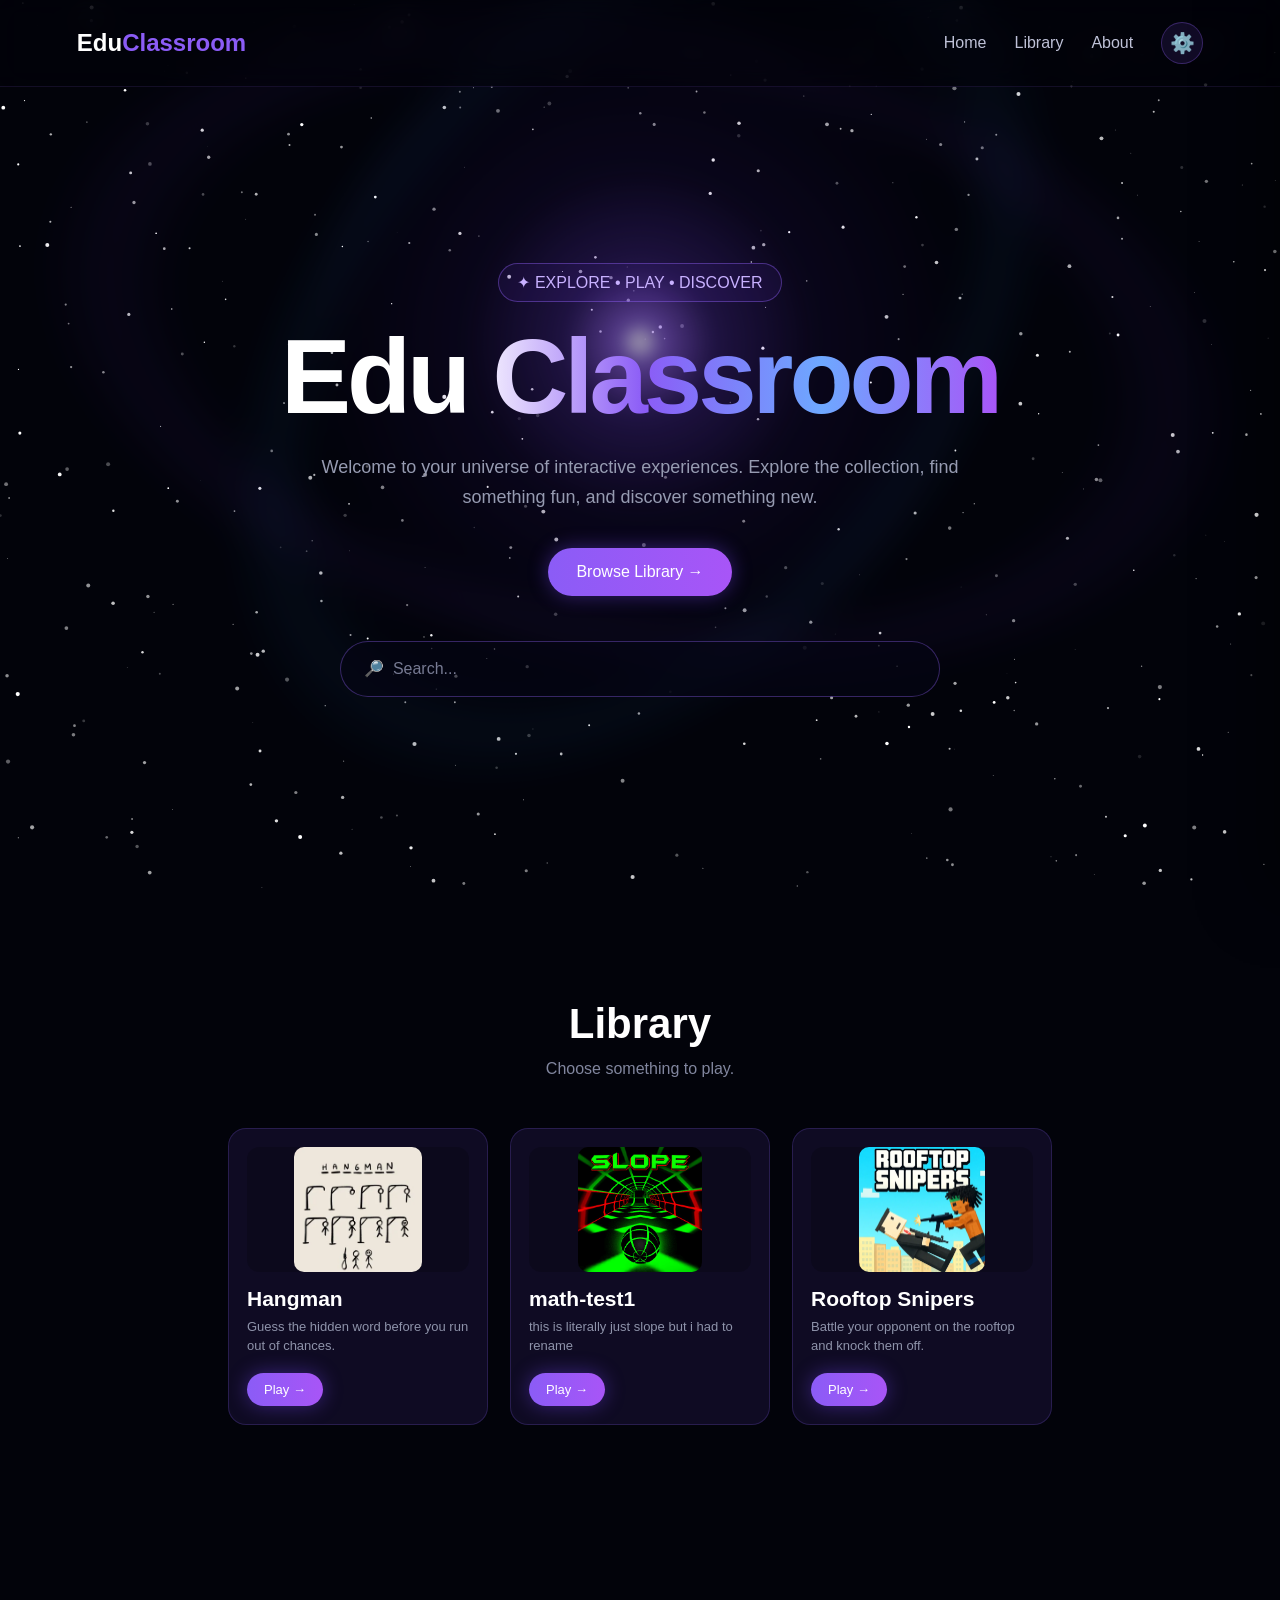
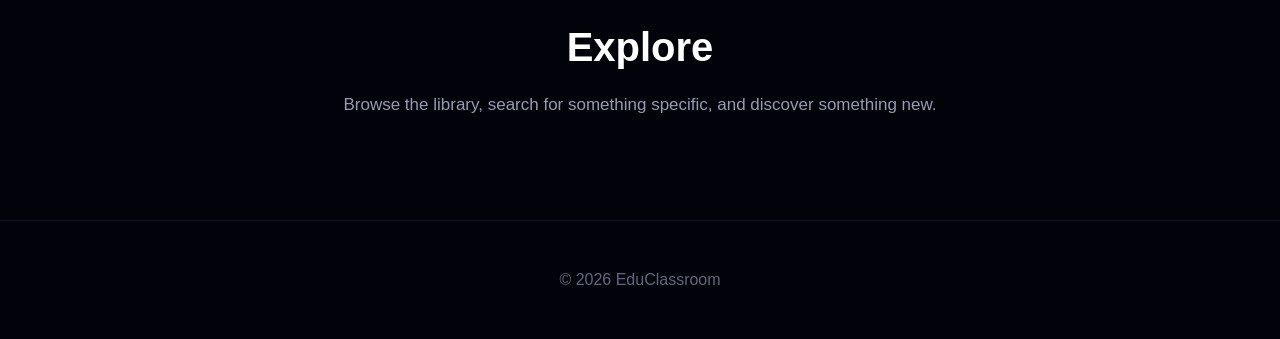
<file: index.html>
<!DOCTYPE html>
<html lang="en">
<head>
<meta charset="UTF-8">
<meta name="viewport" content="width=device-width, initial-scale=1.0">

<title>EduClassroom</title>

<link id="favicon" rel="icon" href="data:image/svg+xml,
<svg xmlns=%22http://www.w3.org/2000/svg%22 viewBox=%220 0 100 100%22>
<text y=%22.9em%22 font-size=%2290%22>🌌</text>
</svg>">

<style>

/* =========================
   GENERAL
========================= */

* {
    margin: 0;
    padding: 0;
    box-sizing: border-box;
}

html {
    scroll-behavior: smooth;
}

:root {
    --accent: #8b5cf6;
    --accent2: #a855f7;
    --background: #02030a;
    --card: rgba(20, 15, 45, .75);
    --text: #ffffff;
    --muted: #969bb1;
}

body {
    background: var(--background);
    color: var(--text);
    font-family: Arial, Helvetica, sans-serif;
    overflow-x: hidden;
    transition: background .4s, color .4s;
}


/* =========================
   STAR BACKGROUND
========================= */

#space {
    position: fixed;
    inset: 0;
    width: 100%;
    height: 100%;
    z-index: -5;
}

.galaxy {
    position: fixed;

    width: 700px;
    height: 700px;

    left: 50%;
    top: 38%;

    transform:
        translate(-50%, -50%)
        rotate(-20deg);

    border-radius: 50%;

    z-index: -4;

    pointer-events: none;

    background:
        radial-gradient(
            ellipse,
            rgba(255,255,255,.95) 0%,
            rgba(160,110,255,.7) 4%,
            rgba(110,60,220,.35) 15%,
            rgba(80,30,180,.12) 35%,
            transparent 68%
        );

    filter: blur(8px);

    opacity: .75;

    animation:
        galaxySpin 45s linear infinite;
}

.galaxy::before,
.galaxy::after {
    content: "";

    position: absolute;

    inset: 5%;

    border-radius: 50%;

    border:
        35px solid
        rgba(130,70,255,.08);

    transform:
        rotate(30deg)
        scaleX(1.8);

    filter: blur(18px);
}

.galaxy::after {
    transform:
        rotate(-30deg)
        scaleX(1.5);

    border-color:
        rgba(50,150,255,.08);
}

@keyframes galaxySpin {

    from {
        transform:
            translate(-50%, -50%)
            rotate(-20deg);
    }

    to {
        transform:
            translate(-50%, -50%)
            rotate(340deg);
    }

}


/* =========================
   NAVIGATION
========================= */

nav {
    position: fixed;

    top: 0;
    left: 0;

    width: 100%;

    padding:
        22px 6%;

    display: flex;

    justify-content:
        space-between;

    align-items:
        center;

    background:
        rgba(2,3,10,.55);

    backdrop-filter:
        blur(15px);

    border-bottom:
        1px solid
        rgba(150,100,255,.12);

    z-index: 100;
}

.logo {
    font-size: 24px;
    font-weight: 800;
}

.logo span {
    color: var(--accent);
}

.nav-links {
    display: flex;

    align-items: center;

    gap: 28px;
}

.nav-links a {
    color: #bfc2d8;

    text-decoration: none;

    transition: .3s;
}

.nav-links a:hover {
    color: var(--accent);
}


/* =========================
   SETTINGS BUTTON
========================= */

.settings-button {

    border:
        1px solid
        rgba(150,100,255,.3);

    background:
        rgba(80,50,150,.2);

    color: white;

    width: 42px;
    height: 42px;

    border-radius: 50%;

    cursor: pointer;

    font-size: 20px;

    transition: .3s;
}

.settings-button:hover {

    transform:
        rotate(45deg)
        scale(1.08);

    background:
        rgba(120,70,220,.35);
}


/* =========================
   SETTINGS
========================= */

.settings-overlay {

    position: fixed;

    inset: 0;

    background:
        rgba(0,0,0,.55);

    backdrop-filter:
        blur(4px);

    opacity: 0;

    visibility: hidden;

    transition: .3s;

    z-index: 199;
}

.settings-overlay.open {

    opacity: 1;

    visibility: visible;
}

.settings-panel {

    position: fixed;

    top: 0;
    right: 0;

    width:
        min(390px, 90vw);

    height: 100vh;

    padding: 30px;

    background:
        linear-gradient(
            145deg,
            rgba(18,15,40,.98),
            rgba(5,6,18,.98)
        );

    border-left:
        1px solid
        rgba(150,100,255,.25);

    box-shadow:
        -20px 0 60px
        rgba(0,0,0,.45);

    transform:
        translateX(100%);

    transition:
        transform .4s
        cubic-bezier(.2,.8,.2,1);

    overflow-y: auto;

    z-index: 200;
}

.settings-panel.open {
    transform:
        translateX(0);
}

.settings-header {

    display: flex;

    justify-content:
        space-between;

    align-items:
        center;

    margin-bottom: 30px;
}

.settings-header h2 {
    font-size: 26px;
}

.close-settings {

    background: none;

    border: none;

    color: #aaa;

    font-size: 28px;

    cursor: pointer;
}

.setting {
    margin-bottom: 28px;
}

.setting label {

    display: block;

    margin-bottom: 10px;

    color: #bfc2d8;

    font-size: 14px;
}

.setting input,
.setting select {

    width: 100%;

    padding:
        13px 15px;

    border-radius: 10px;

    border:
        1px solid
        rgba(150,100,255,.25);

    background:
        rgba(0,0,0,.35);

    color: white;

    outline: none;

    font-size: 14px;
}

.setting input:focus,
.setting select:focus {

    border-color:
        var(--accent);
}

.setting select option {

    background:
        #11111d;
}

.save-button {

    width: 100%;

    padding: 14px;

    border: none;

    border-radius: 12px;

    background:
        linear-gradient(
            90deg,
            var(--accent),
            var(--accent2)
        );

    color: white;

    font-weight: bold;

    cursor: pointer;

    transition: .3s;
}

.save-button:hover {

    transform:
        translateY(-2px);

    box-shadow:
        0 8px 25px
        rgba(130,80,255,.4);
}

.reset-button {

    width: 100%;

    padding: 12px;

    margin-top: 10px;

    border-radius: 12px;

    border:
        1px solid
        rgba(255,255,255,.15);

    background:
        rgba(255,255,255,.05);

    color: #aaa;

    cursor: pointer;
}

.small-note {

    margin-top: 10px;

    color: #676c83;

    font-size: 12px;

    line-height: 1.5;
}


/* =========================
   HERO
========================= */

.hero {

    min-height: 100vh;

    display: flex;

    justify-content:
        center;

    align-items:
        center;

    text-align: center;

    padding:
        120px 20px 60px;
}

.hero-content {

    max-width: 900px;

    animation:
        heroAppear 1.2s ease;
}

@keyframes heroAppear {

    from {

        opacity: 0;

        transform:
            translateY(40px);
    }

    to {

        opacity: 1;

        transform:
            translateY(0);
    }
}

.badge {

    display: inline-block;

    padding:
        9px 18px;

    border:
        1px solid
        rgba(150,100,255,.4);

    border-radius: 50px;

    background:
        rgba(100,50,200,.1);

    color:
        #c8b1ff;

    margin-bottom: 25px;
}

.hero h1 {

    font-size:
        clamp(55px, 9vw, 105px);

    line-height: .95;

    margin-bottom: 25px;

    letter-spacing: -4px;
}

.gradient {

    background:
        linear-gradient(
            90deg,
            #ffffff,
            var(--accent),
            #6ea8ff,
            var(--accent2)
        );

    -webkit-background-clip:
        text;

    background-clip:
        text;

    color:
        transparent;
}

.hero p {

    max-width: 650px;

    margin: auto;

    color:
        var(--muted);

    font-size: 18px;

    line-height: 1.7;
}

.start-button,
.play-button {

    display: inline-block;

    margin-top: 35px;

    padding:
        15px 28px;

    color: white;

    text-decoration: none;

    border-radius: 50px;

    background:
        linear-gradient(
            90deg,
            var(--accent),
            var(--accent2)
        );

    box-shadow:
        0 0 20px
        rgba(120,70,255,.4);

    transition: .3s;
}

.start-button:hover,
.play-button:hover {

    transform:
        translateY(-4px)
        scale(1.04);

    box-shadow:
        0 0 35px
        rgba(140,80,255,.7);
}


/* =========================
   SEARCH
========================= */

.search-container {

    max-width: 600px;

    margin:
        45px auto 0;
}

.search {

    width: 100%;

    padding:
        18px 23px;

    border-radius: 50px;

    border:
        1px solid
        rgba(150,100,255,.35);

    background:
        rgba(5,5,20,.65);

    color: white;

    outline: none;

    font-size: 16px;

    transition: .3s;
}

.search::placeholder {

    color:
        #777b93;
}

.search:focus {

    border-color:
        var(--accent);

    box-shadow:
        0 0 30px
        rgba(130,70,255,.25);
}


/* =========================
   LIBRARY
========================= */

.section {

    padding:
        100px 7%;
}

.section-title {

    text-align:
        center;

    margin-bottom:
        50px;
}

.section-title h2 {

    font-size: 42px;

    margin-bottom:
        12px;
}

.section-title p {

    color:
        #81869e;
}


/* =========================
   GAME GRID
========================= */

.game-grid {

    max-width:
        1000px;

    margin:
        auto;

    display:
        grid;

    grid-template-columns:
        repeat(
            auto-fit,
            minmax(220px, 260px)
        );

    justify-content:
        center;

    gap:
        22px;
}


/* =========================
   GAME CARD
========================= */

.card {

    width:
        100%;

    padding:
        18px;

    border-radius:
        18px;

    background:
        var(--card);

    border:
        1px solid
        rgba(140,100,255,.2);

    backdrop-filter:
        blur(12px);

    overflow:
        hidden;

    display:
        flex;

    flex-direction:
        column;

    transition:
        transform .35s,
        border-color .35s,
        box-shadow .35s;
}

.card:hover {

    transform:
        translateY(-7px);

    border-color:
        rgba(160,110,255,.65);

    box-shadow:
        0 12px 35px
        rgba(80,40,180,.25);
}


/* =========================
   GAME IMAGE
========================= */

.icon {

    width:
        100%;

    height:
        125px;

    margin-bottom:
        15px;

    display:
        flex;

    align-items:
        center;

    justify-content:
        center;

    overflow:
        hidden;

    border-radius:
        12px;

    background:
        rgba(0,0,0,.2);

    flex-shrink:
        0;
}

.icon img {

    max-width:
        100%;

    max-height:
        100%;

    width:
        auto;

    height:
        auto;

    object-fit:
        contain;

    display:
        block;

    border-radius:
        10px;
}


/* =========================
   CARD TEXT
========================= */

.card h3 {

    font-size:
        21px;

    margin-bottom:
        7px;
}

.card p {

    color:
        #8e93aa;

    line-height:
        1.45;

    margin-bottom:
        5px;

    font-size:
        13px;
}


/* =========================
   PLAY BUTTON
========================= */

.card .play-button {

    margin-top:
        12px;

    align-self:
        flex-start;

    padding:
        9px 17px;

    font-size:
        13px;
}


/* =========================
   NO RESULTS
========================= */

#noResults {

    display:
        none;

    text-align:
        center;

    color:
        #777b93;

    font-size:
        18px;

    padding:
        50px;
}


/* =========================
   ABOUT
========================= */

.info {

    max-width:
        850px;

    margin:
        auto;

    padding:
        100px 20px;

    text-align:
        center;
}

.info h2 {

    font-size:
        40px;

    margin-bottom:
        20px;
}

.info p {

    color:
        #969bb1;

    line-height:
        1.8;

    font-size:
        17px;
}


/* =========================
   FOOTER
========================= */

footer {

    padding:
        50px;

    text-align:
        center;

    border-top:
        1px solid
        rgba(150,100,255,.12);

    color:
        #62677e;
}


/* =========================
   MOBILE
========================= */

@media(max-width:700px) {

    .nav-links a {
        display:
            none;
    }

    .hero h1 {

        font-size:
            55px;

        letter-spacing:
            -2px;
    }

    .galaxy {

        width:
            500px;

        height:
            500px;
    }

    .section {

        padding:
            70px 5%;
    }

    .game-grid {

        grid-template-columns:
            repeat(
                2,
                minmax(150px, 1fr)
            );

        gap:
            15px;
    }

    .card {

        padding:
            14px;
    }

    .icon {

        height:
            100px;
    }

    .card h3 {

        font-size:
            18px;
    }

    .card p {

        font-size:
            12px;
    }
}

</style>
</head>


<body>


<!-- =========================
     BACKGROUND
========================= -->

<canvas id="space"></canvas>

<div class="galaxy"></div>


<!-- =========================
     NAVIGATION
========================= -->

<nav>

    <div class="logo">

        Edu<span>Classroom</span>

    </div>


    <div class="nav-links">

        <a href="#">
            Home
        </a>

        <a href="#games">
            Library
        </a>

        <a href="#about">
            About
        </a>

        <button
            class="settings-button"
            id="settingsButton"
            title="Settings"
        >
            ⚙️
        </button>

    </div>

</nav>


<!-- =========================
     SETTINGS OVERLAY
========================= -->

<div
    class="settings-overlay"
    id="settingsOverlay"
></div>


<!-- =========================
     SETTINGS PANEL
========================= -->

<div
    class="settings-panel"
    id="settingsPanel"
>

    <div class="settings-header">

        <h2>
            ⚙️ Settings
        </h2>

        <button
            class="close-settings"
            id="closeSettings"
        >
            ×
        </button>

    </div>


    <div class="setting">

        <label for="themeSelect">
            Website Theme
        </label>

        <select id="themeSelect">

            <option value="galaxy">
                Galaxy Purple
            </option>

            <option value="blue">
                Deep Blue
            </option>

            <option value="red">
                Crimson
            </option>

            <option value="green">
                Emerald
            </option>

            <option value="pink">
                Neon Pink
            </option>

        </select>

    </div>


    <div class="setting">

        <label for="titleInput">
            Browser Tab Name
        </label>

        <input
            id="titleInput"
            type="text"
            maxlength="40"
            placeholder="EduClassroom"
        >

        <div class="small-note">

            Change the name shown on
            the browser tab.

        </div>

    </div>


    <div class="setting">

        <label for="iconInput">
            Browser Tab Icon
        </label>

        <input
            id="iconInput"
            type="text"
            placeholder="Paste an image URL"
        >

        <div class="small-note">

            Paste a direct image URL
            for your icon.

        </div>

    </div>


    <button
        class="save-button"
        id="saveSettings"
    >
        Save Settings
    </button>


    <button
        class="reset-button"
        id="resetSettings"
    >
        Reset Settings
    </button>

</div>


<!-- =========================
     HERO
========================= -->

<section class="hero">

    <div class="hero-content">

        <div class="badge">

            ✦ EXPLORE • PLAY • DISCOVER

        </div>


        <h1>

            Edu<span class="gradient">
                Classroom
            </span>

        </h1>


        <p>

            Welcome to your universe of
            interactive experiences.
            Explore the collection,
            find something fun,
            and discover something new.

        </p>


        <a
            href="#games"
            class="start-button"
        >
            Browse Library →
        </a>


        <div class="search-container">

            <input
                class="search"
                id="search"
                type="text"
                placeholder="🔎  Search..."
            >

        </div>

    </div>

</section>


<!-- =========================
     GAME LIBRARY
========================= -->

<section
    class="section"
    id="games"
>

    <div class="section-title">

        <h2>
            Library
        </h2>

        <p>
            Choose something to play.
        </p>

    </div>


    <div
        class="game-grid"
        id="gameGrid"
    >


        <!-- =====================
             HANGMAN
        ====================== -->

        <div
            class="card"
            data-name="hangman word guessing puzzle"
        >

            <div class="icon">

                <img
                    src="pages/images/hangman.png"
                    alt="Hangman"
                >

            </div>


            <h3>
                Hangman
            </h3>


            <p>

                Guess the hidden word
                before you run out
                of chances.

            </p>


            <a
                class="play-button"
                href="pages/hangman/"
            >
                Play →
            </a>

        </div>

        <!-- =====================
             math-test1
        ====================== -->

        <div
            class="card"
            data-name="Math test1"
        >

            <div class="icon">

                <img
                    src="pages/images/mathtest1.png"
                    alt="mathtest1"
                >

            </div>


            <h3>
                math-test1
            </h3>


            <p>

               this is literally just
               slope but i had to rename

            </p>


            <a
                class="play-button"
                href="pages/math-test1/"
            >
                Play →
            </a>

        </div>


        <!-- =====================
             ROOFTOP SNIPERS
        ====================== -->

        <div
            class="card"
            data-name="rooftop snipers shooting action multiplayer"
        >

            <div class="icon">

                <img
                    src="pages/images/rooftop-snipers.png"
                    alt="Rooftop Snipers"
                >

            </div>


            <h3>
                Rooftop Snipers
            </h3>


            <p>

                Battle your opponent
                on the rooftop and
                knock them off.

            </p>


            <a
                class="play-button"
                href="pages/rooftop-snipers/"
            >
                Play →
            </a>

        </div>


    </div>


    <div id="noResults">

        Nothing found.
        Try another search.

    </div>

</section>



<!-- =========================
     ABOUT
========================= -->

<section
    class="info"
    id="about"
>

    <h2>
        Explore
    </h2>

    <p>

        Browse the library,
        search for something specific,
        and discover something new.

    </p>

</section>


<!-- =========================
     FOOTER
========================= -->

<footer>

    © 2026 EduClassroom

</footer>


<script>


/* =========================
   STARFIELD
========================= */

const canvas =
    document.getElementById("space");

const ctx =
    canvas.getContext("2d");

let stars = [];

let mouse = {

    x:
        window.innerWidth / 2,

    y:
        window.innerHeight / 2

};


function resizeCanvas() {

    canvas.width =
        window.innerWidth;

    canvas.height =
        window.innerHeight;

    createStars();

}


resizeCanvas();


window.addEventListener(
    "resize",
    resizeCanvas
);


window.addEventListener(
    "mousemove",
    function(event) {

        mouse.x =
            event.clientX;

        mouse.y =
            event.clientY;

    }
);


function createStars() {

    stars = [];

    const amount =
        Math.min(
            500,
            Math.floor(
                window.innerWidth *
                window.innerHeight /
                2500
            )
        );


    for(
        let i = 0;
        i < amount;
        i++
    ) {

        stars.push({

            x:
                Math.random() *
                canvas.width,

            y:
                Math.random() *
                canvas.height,

            size:
                Math.random() *
                1.8 + .3,

            speed:
                Math.random() *
                .25 + .05,

            brightness:
                Math.random() *
                .7 + .3,

            twinkle:
                Math.random() *
                Math.PI * 2

        });

    }

}


function animateStars(time) {

    ctx.clearRect(
        0,
        0,
        canvas.width,
        canvas.height
    );


    for(const star of stars) {

        const dx =
            star.x - mouse.x;

        const dy =
            star.y - mouse.y;

        const distance =
            Math.sqrt(
                dx * dx +
                dy * dy
            );


        const interactionRadius =
            130;


        if(
            distance <
            interactionRadius
        ) {

            const force =
                (
                    interactionRadius -
                    distance
                ) /
                interactionRadius;


            const angle =
                Math.atan2(
                    dy,
                    dx
                );


            star.x +=
                Math.cos(angle) *
                force *
                4;


            star.y +=
                Math.sin(angle) *
                force *
                4;

        }


        star.y +=
            star.speed;


        if(
            star.y >
            canvas.height + 5
        ) {

            star.y = -5;

            star.x =
                Math.random() *
                canvas.width;

        }


        if(
            star.x <
            -10
        ) {

            star.x =
                canvas.width + 10;

        }


        if(
            star.x >
            canvas.width + 10
        ) {

            star.x = -10;

        }


        const alpha =
            star.brightness +
            Math.sin(
                time * .002 +
                star.twinkle
            ) * .2;


        ctx.beginPath();


        ctx.arc(
            star.x,
            star.y,
            star.size,
            0,
            Math.PI * 2
        );


        ctx.fillStyle =
            `rgba(255,255,255,${Math.max(.1,alpha)})`;


        ctx.fill();

    }


    requestAnimationFrame(
        animateStars
    );

}


requestAnimationFrame(
    animateStars
);


/* =========================
   SEARCH
========================= */

const search =
    document.getElementById(
        "search"
    );


const cards =
    document.querySelectorAll(
        ".card"
    );


const noResults =
    document.getElementById(
        "noResults"
    );


search.addEventListener(
    "input",
    function() {

        const query =
            search.value
                .toLowerCase()
                .trim();


        let visibleGames = 0;


        cards.forEach(
            card => {

                const keywords =
                    card.dataset.name
                        .toLowerCase();


                if(
                    keywords.includes(query) ||
                    query === ""
                ) {

                    card.style.display =
                        "";

                    visibleGames++;

                }

                else {

                    card.style.display =
                        "none";

                }

            }
        );


        noResults.style.display =
            visibleGames === 0
                ? "block"
                : "none";

    }
);


/* =========================
   SETTINGS
========================= */

const settingsButton =
    document.getElementById(
        "settingsButton"
    );


const settingsPanel =
    document.getElementById(
        "settingsPanel"
    );


const settingsOverlay =
    document.getElementById(
        "settingsOverlay"
    );


const closeSettings =
    document.getElementById(
        "closeSettings"
    );


function openSettings() {

    settingsPanel.classList.add(
        "open"
    );

    settingsOverlay.classList.add(
        "open"
    );

}


function closeSettingsPanel() {

    settingsPanel.classList.remove(
        "open"
    );

    settingsOverlay.classList.remove(
        "open"
    );

}


settingsButton.addEventListener(
    "click",
    openSettings
);


closeSettings.addEventListener(
    "click",
    closeSettingsPanel
);


settingsOverlay.addEventListener(
    "click",
    closeSettingsPanel
);


/* =========================
   THEMES
========================= */

const themeSelect =
    document.getElementById(
        "themeSelect"
    );


const themes = {

    galaxy: {

        background:
            "#02030a",

        accent:
            "#8b5cf6",

        accent2:
            "#a855f7",

        card:
            "rgba(20,15,45,.75)"

    },


    blue: {

        background:
            "#020812",

        accent:
            "#3b82f6",

        accent2:
            "#06b6d4",

        card:
            "rgba(10,25,50,.75)"

    },


    red: {

        background:
            "#0d0204",

        accent:
            "#ef4444",

        accent2:
            "#f97316",

        card:
            "rgba(50,10,15,.75)"

    },


    green: {

        background:
            "#020c08",

        accent:
            "#10b981",

        accent2:
            "#22c55e",

        card:
            "rgba(5,35,25,.75)"

    },


    pink: {

        background:
            "#0c020b",

        accent:
            "#ec4899",

        accent2:
            "#d946ef",

        card:
            "rgba(45,8,40,.75)"

    }

};


function applyTheme(themeName) {

    const theme =
        themes[themeName] ||
        themes.galaxy;


    document.documentElement.style
        .setProperty(
            "--background",
            theme.background
        );


    document.documentElement.style
        .setProperty(
            "--accent",
            theme.accent
        );


    document.documentElement.style
        .setProperty(
            "--accent2",
            theme.accent2
        );


    document.documentElement.style
        .setProperty(
            "--card",
            theme.card
        );

}


/* =========================
   TAB TITLE
========================= */

const titleInput =
    document.getElementById(
        "titleInput"
    );


function applyTitle(title) {

    if(!title) {

        title =
            "EduClassroom";

    }


    document.title =
        title;

}


/* =========================
   FAVICON
========================= */

const iconInput =
    document.getElementById(
        "iconInput"
    );


const favicon =
    document.getElementById(
        "favicon"
    );


function applyIcon(url) {

    if(!url) {

        favicon.href =
            "data:image/svg+xml," +
            "<svg xmlns='http://www.w3.org/2000/svg' " +
            "viewBox='0 0 100 100'>" +
            "<text y='.9em' font-size='90'>🌌</text>" +
            "</svg>";

        return;

    }


    favicon.href =
        url;

}


/* =========================
   SAVE SETTINGS
========================= */

document.getElementById(
    "saveSettings"
).addEventListener(
    "click",
    function() {

        const settings = {

            theme:
                themeSelect.value,

            title:
                titleInput.value.trim(),

            icon:
                iconInput.value.trim()

        };


        localStorage.setItem(
            "educlassroomSettings",
            JSON.stringify(settings)
        );


        applyTheme(
            settings.theme
        );


        applyTitle(
            settings.title
        );


        applyIcon(
            settings.icon
        );


        closeSettingsPanel();

    }
);


/* =========================
   RESET SETTINGS
========================= */

document.getElementById(
    "resetSettings"
).addEventListener(
    "click",
    function() {

        localStorage.removeItem(
            "educlassroomSettings"
        );


        themeSelect.value =
            "galaxy";


        titleInput.value =
            "EduClassroom";


        iconInput.value =
            "";


        applyTheme(
            "galaxy"
        );


        applyTitle(
            "EduClassroom"
        );


        applyIcon(
            ""
        );

    }
);


/* =========================
   LOAD SETTINGS
========================= */

function loadSettings() {

    const saved =
        localStorage.getItem(
            "educlassroomSettings"
        );


    if(!saved) {

        applyTheme(
            "galaxy"
        );


        applyTitle(
            "EduClassroom"
        );


        applyIcon(
            ""
        );


        return;

    }


    try {

        const settings =
            JSON.parse(
                saved
            );


        themeSelect.value =
            settings.theme ||
            "galaxy";


        titleInput.value =
            settings.title ||
            "EduClassroom";


        iconInput.value =
            settings.icon ||
            "";


        applyTheme(
            settings.theme ||
            "galaxy"
        );


        applyTitle(
            settings.title ||
            "EduClassroom"
        );


        applyIcon(
            settings.icon ||
            ""
        );

    }

    catch(error) {

        localStorage.removeItem(
            "educlassroomSettings"
        );


        applyTheme(
            "galaxy"
        );


        applyTitle(
            "EduClassroom"
        );


        applyIcon(
            ""
        );

    }

}


loadSettings();

</script>

</body>
</html>
</file>
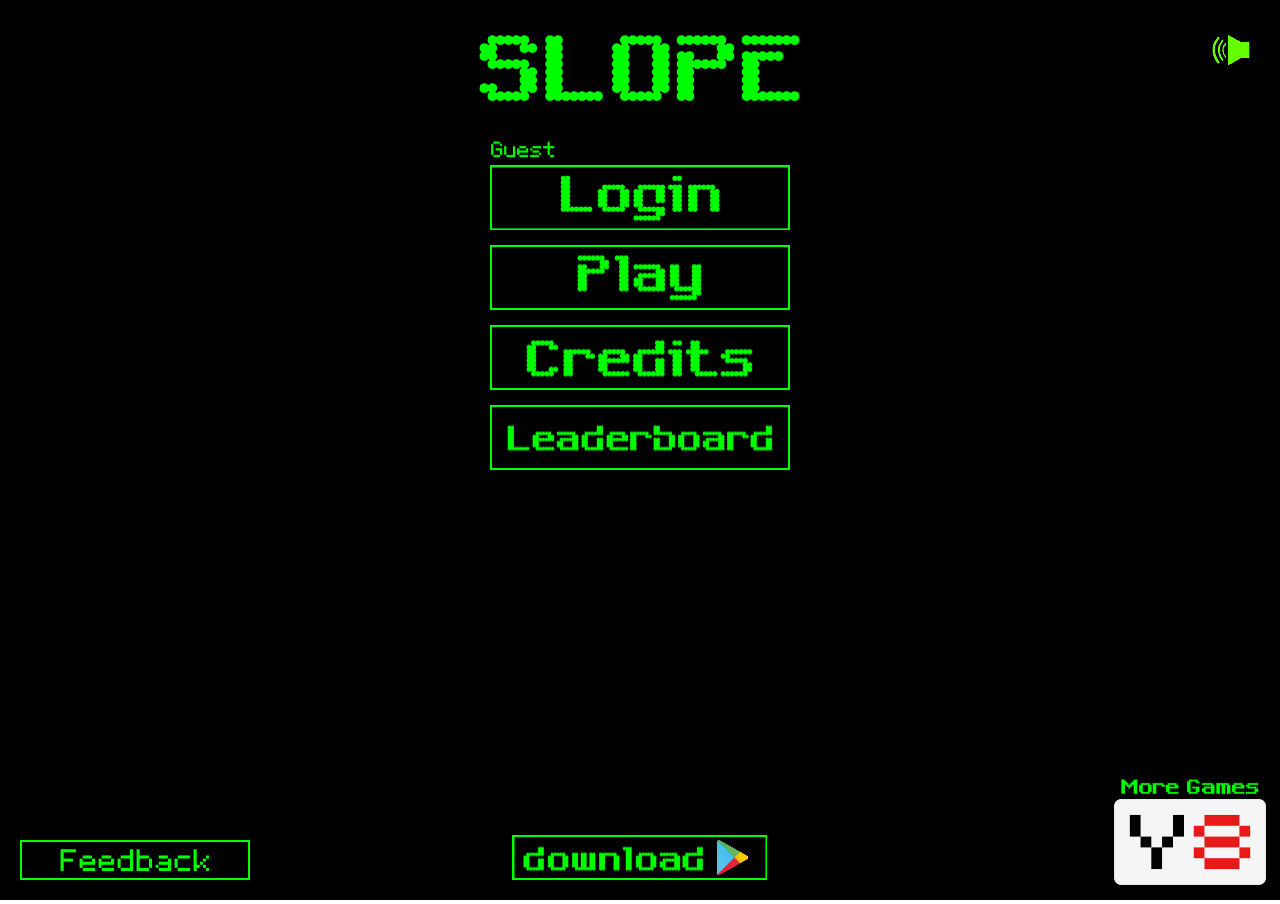
<file: pages/ball-fall/index.html>
<!DOCTYPE html>
<html lang="en-us">
<head>
    <meta charset="UTF-8">
    <meta name="viewport" content="width=device-width, initial-scale=1">

    <title>Slope Game</title>

    <link href="style.css" rel="stylesheet">
    <link rel="stylesheet" href="TemplateData56/style.css">

    <script src="TemplateData56/UnityProgress.js"></script>
    <script src="Build/UnityLoader.js"></script>

    <script>
        var gameInstance = UnityLoader.instantiate(
            "gameContainer",
            "Build/slope_27Sept.json",
            {
                onProgress: UnityProgress,
                Module: {
                    onRuntimeInitialized: function () {
                        UnityProgress(gameInstance, "complete");
                    }
                }
            }
        );
    </script>
</head>

<body>

    <div class="webgl-content">
        <div id="gameContainer" style="width: 100vw; height: 100vh;"></div>
    </div>

</body>
</html>
</file>
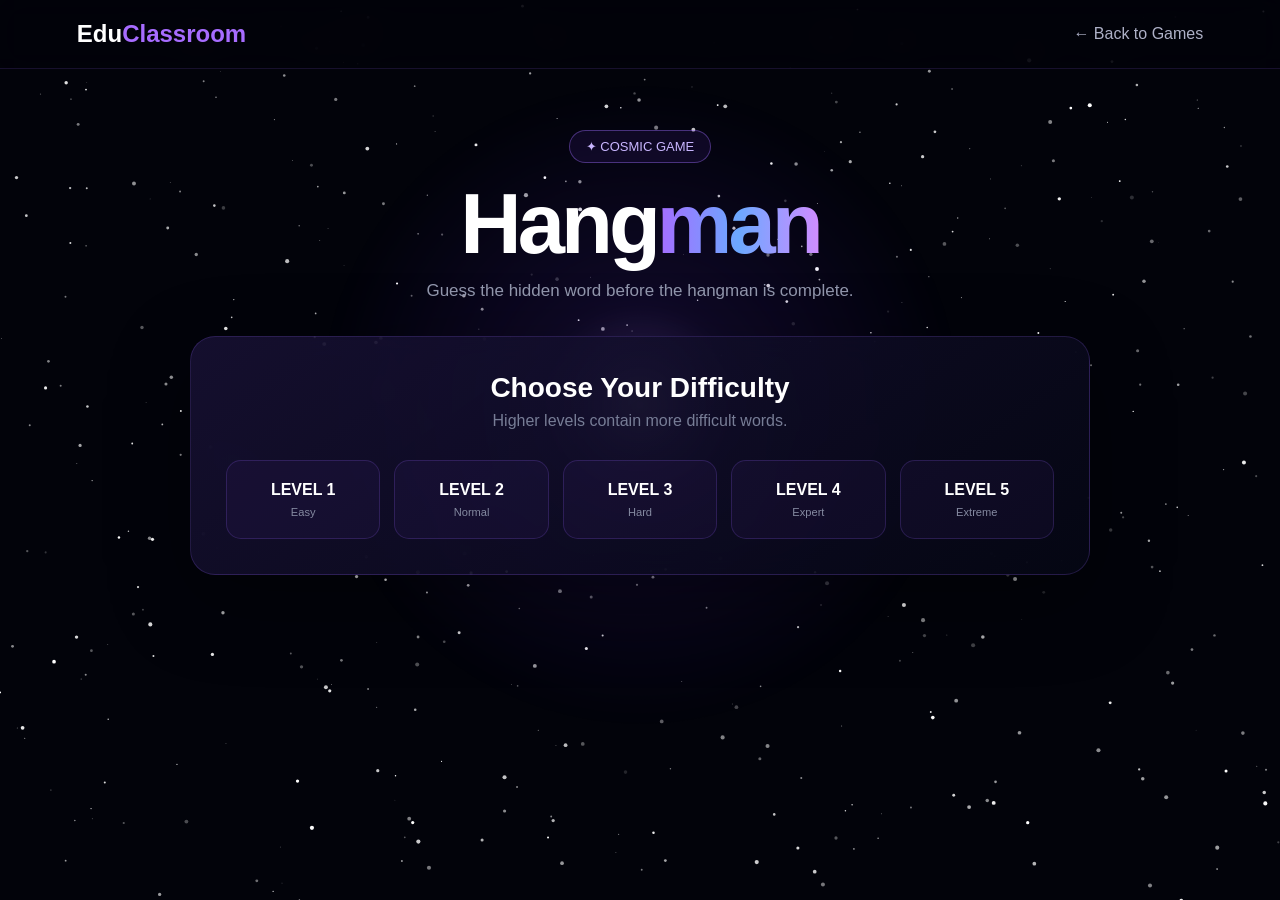
<file: pages/hangman/index.html>
<!DOCTYPE html>
<html lang="en">
<head>
    <meta charset="UTF-8">
    <meta name="viewport" content="width=device-width, initial-scale=1.0">

    <title>Hangman • EduClassroom Games</title>

    <link rel="stylesheet" href="style.css">
</head>

<body>

    <canvas id="space"></canvas>

    <div class="galaxy"></div>

    <nav>
        <a class="logo" href="../../index.html">
            Edu<span>Classroom</span>
        </a>

        <a class="back" href="../../index.html">
            ← Back to Games
        </a>
    </nav>

    <main>

        <section class="game">

            <div class="title">
                <div class="badge">✦ COSMIC GAME</div>

                <h1>Hang<span>man</span></h1>

                <p>
                    Guess the hidden word before the hangman is complete.
                </p>
            </div>

            <div id="levelScreen" class="panel">

                <h2>Choose Your Difficulty</h2>

                <p class="muted">
                    Higher levels contain more difficult words.
                </p>

                <div class="levels">

                    <button onclick="startGame(1)">
                        <strong>LEVEL 1</strong>
                        <small>Easy</small>
                    </button>

                    <button onclick="startGame(2)">
                        <strong>LEVEL 2</strong>
                        <small>Normal</small>
                    </button>

                    <button onclick="startGame(3)">
                        <strong>LEVEL 3</strong>
                        <small>Hard</small>
                    </button>

                    <button onclick="startGame(4)">
                        <strong>LEVEL 4</strong>
                        <small>Expert</small>
                    </button>

                    <button onclick="startGame(5)">
                        <strong>LEVEL 5</strong>
                        <small>Extreme</small>
                    </button>

                </div>

            </div>


            <div id="gameScreen" class="panel hidden">

                <div class="game-top">

                    <div>
                        <span class="label">DIFFICULTY</span>
                        <strong id="currentLevel">LEVEL 1</strong>
                    </div>

                    <div>
                        <span class="label">LIVES</span>
                        <strong id="lives">10</strong>
                    </div>

                </div>


                <canvas id="hangman" width="240" height="200"></canvas>


                <div id="word" class="word"></div>


                <p id="message" class="message">
                    Choose a letter!
                </p>


                <div id="keyboard" class="keyboard"></div>


                <div class="actions">

                    <button id="hintButton" class="secondary">
                        💡 Hint
                    </button>

                    <button id="restartButton" class="secondary">
                        ↻ Restart
                    </button>

                </div>


                <p id="hint" class="hint"></p>

            </div>

        </section>

    </main>

    <script src="script.js"></script>

</body>
</html>
</file>
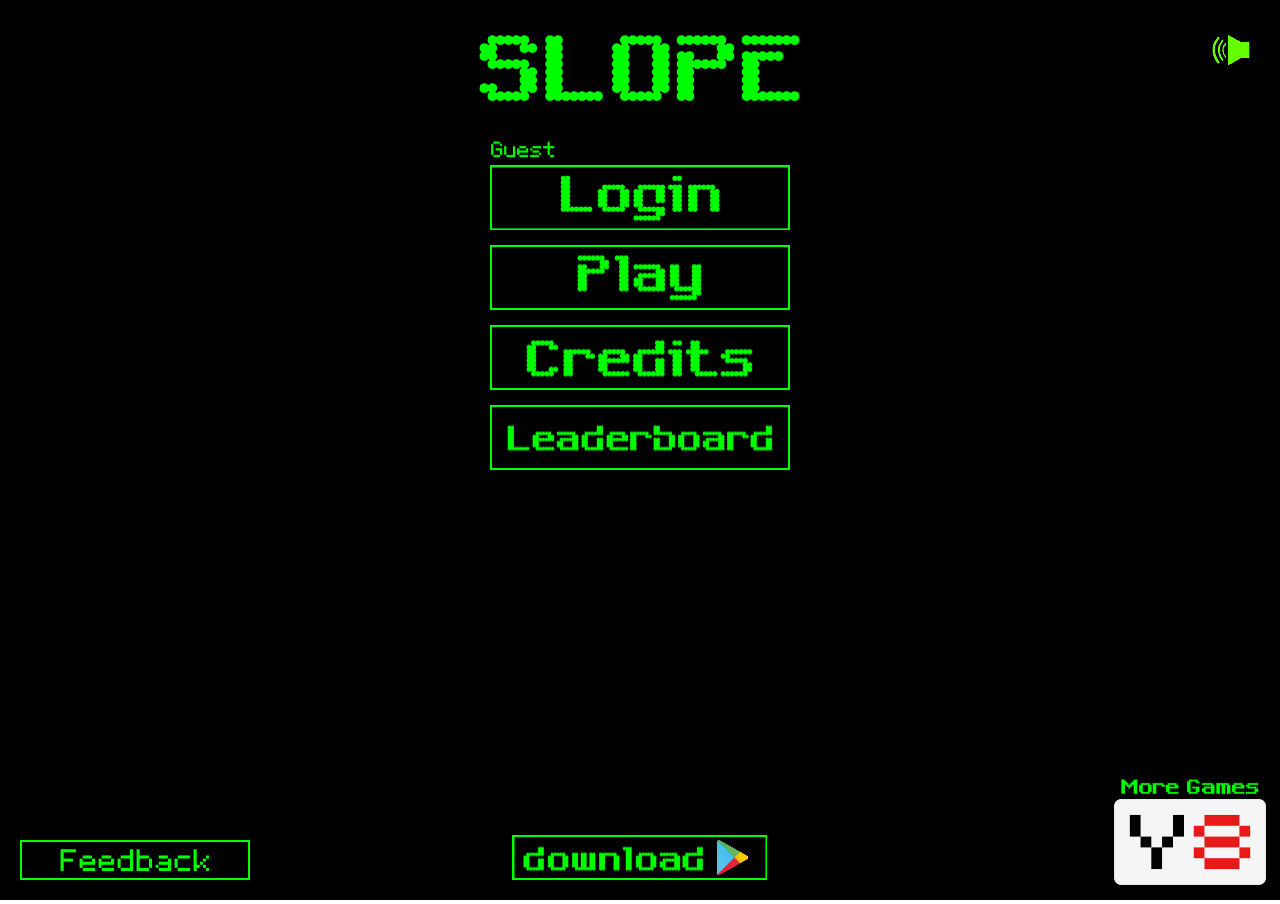
<file: pages/math-test1/index.html>
<!DOCTYPE html>
<html lang="en-us">
<head>
    <meta charset="UTF-8">
    <meta name="viewport" content="width=device-width, initial-scale=1">

    <title>math test 1</title>

    <link href="style.css" rel="stylesheet">
    <link rel="stylesheet" href="TemplateData56/style.css">

    <script src="TemplateData56/UnityProgress.js"></script>
    <script src="Build/UnityLoader.js"></script>

    <script>
        var gameInstance = UnityLoader.instantiate(
            "gameContainer",
            "Build/slope_27Sept.json",
            {
                onProgress: UnityProgress,
                Module: {
                    onRuntimeInitialized: function () {
                        UnityProgress(gameInstance, "complete");
                    }
                }
            }
        );
    </script>
</head>

<body>

    <div class="webgl-content">
        <div id="gameContainer" style="width: 100vw; height: 100vh;"></div>
    </div>

    <script>
        document.title = "math test 1";

        window.addEventListener("load", function () {
            document.title = "math test 1";
        });
    </script>

</body>
</html>
</file>
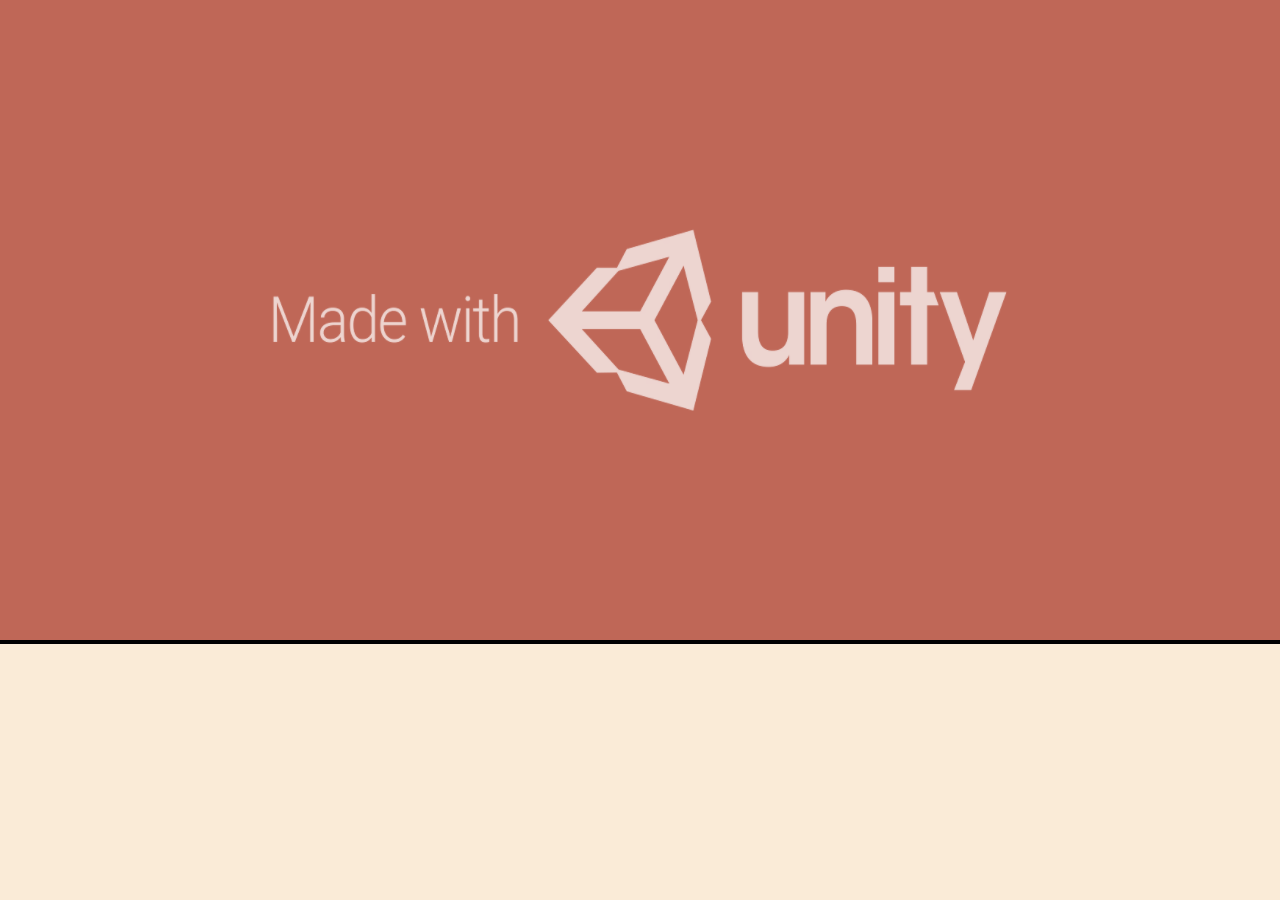
<file: pages/rooftop-snipers-1-main/rooftop-snipers-1-main/index.html>
<!DOCTYPE html>
<html lang="en">
<head>
    <meta charset="utf-8">
    <title>Rooftop Snipers</title>
    <link rel="stylesheet" href="css/game.css" type="text/css">
  <link rel="icon"  href="/app-icon.png">
</head>
<body>
<script src="js/UnityLoader.js"></script>
<div class="webgl-content"><div id="gameContainer"></div></div>
<script src="js/rooftop-snipers-game.js"></script>
</body>
</html>
<style>
body {
  overflow: hidden; /* Hide scrollbars */
}
  h1 {
  text-align: center;
  text-transform: uppercase;
  color: #000000;
}
</style>
<noscript>
  <h1>the game will not run without javascript</h1>
</noscript>
</file>
<file: pages/ball-fall/style.css>
@import url('https://fonts.cdnfonts.com/css/monument-extended');

#ad-container {
    position: fixed;
    top: 10px;
    left: 10px;
    z-index: 99999999999999999999999999999999999999999999999999999999999999999999999999999999999999999999999999999999999999999999999999999999999999999999999999;
  }
  
  #ad-circle {
    width: 100px;
    height: 100px;
    border-radius: 50%;
background-image: url("BGS-circle-HD.png");    
cursor: pointer;
position: relative;
background-position: center center;
background-size: cover;
transition: 0.2s;

  }
  #ad-circle:hover {
    scale: 1.1;
     transition: 0.2s;
  }
  #popup {
    font-family: 'Monument Extended', sans-serif;
    display: none;
    position: fixed;
    top: 50%;
    left: 50%;
    transform: translate(-50%, -50%);
    width: 80vw;
    height: 80vh;
    padding: 20px;
    background-color: rgba(255, 255, 255, 0.473);
    backdrop-filter: blur(10px);
    border: 3px solid black;
    border-radius: 6px;
    color: white;
    align-items: center;
    justify-content: center;
    justify-items: center;
    flex-direction: column
  }
  
  #close-btn {
    margin-top: 10px;
    position:absolute;
    top: 2px;
    right: 22px;
    width: 30px;
    height: 30px;
    border-radius: 50%;
    background-image: url("x.png");
    background-position:  right center;
background-size: cover;
cursor: pointer;
transition: 0.2s;

  }
  

  #close-btn:hover {
    scale: 1.1;
    transition: 0.2s;
  }


  .h1-hero {
    text-align: center;
    text-transform: uppercase;
    font-size: 3em;
    letter-spacing: 3px;
    color: transparent;
    -webkit-text-stroke: white 2px;

  }

  .p-hero {
    text-align: center;
    font-style: italic;
    
  }

  .one {
    width: 28%;
    height: 60vh;
    background-color: rgb(73, 53, 23);
    margin: 20px;
    background-image: url("/BGS-circle-HD.png");
    background-size: 100px 100px ;
    background-position: center center;
background-repeat: no-repeat; 
border-radius: 10px;

  }
  .one:hover {
    background-image:  url("/one.gif");
    background-size: cover;
    transition: 1s;
    border-radius: 10px;

  }
  .two {
    width: 28%;
    height: 60vh;
    background-color: white;
    margin: 20px;
    background-image: url("/2.jpg");
    transition: 1s;
    background-size: 100px 100px;
    background-position: center;
    background-repeat: no-repeat;
    background-color: #5865F2;
    border-radius: 10px;

  }
  .two:hover {
    background-image: url("/2.jpg");
    cursor: pointer;
    background-size: 100px 100px;
    background-position: center;
    transition: 1s;
    background-repeat: repeat;
  }
  .three {
    width: 28%;
    height: 60vh;
    background-color: rgb(39, 39, 39);
    margin: 20px;
    background-image: url("/BGS-circle-HD.png");
    background-size: 100px 100px ;
    background-position: center center;
background-repeat: no-repeat; 
border-radius: 10px;
 }
  .three:hover {
    background-image:  url("/three.gif");
    background-size: cover;
    transition: 1s;

  }

  .unodostres {
    display: flex;
    flex-direction: row;
    align-content: center;
    justify-content: center;
    align-items: center;
    flex-wrap: wrap
  }

  h3 {
    text-align: center;
    text-decoration: none;
    font-size: 2em;
    text-transform: uppercase;
    padding: 10px;
    -webkit-text-stroke: 0 rgb(0, 0, 0);

  }

  a {
    text-decoration: none;
    color: inherit;
  }
  .a {
    color: transparent;
    height: 100%;
    width: 100%;
    display: flex;
    width: 100%;
    flex-direction: column;
    flex-wrap: wrap;
    justify-content: center;
    align-items: center;

  }
  .a:hover {
    color: black;
    backdrop-filter: blur(7px);

  }
</file>
<file: pages/ball-fall/TemplateData56/style.css>
.webgl-content *{border:0;margin:0;padding:0}.webgl-content{position:absolute;top:50%;left:50%;-webkit-transform:translate(-50%,-50%);transform:translate(-50%,-50%)}.webgl-content .logo,.progress,.text{position:absolute;left:50%;top:50%;-webkit-transform:translate(-50%,-50%);transform:translate(-50%,-50%)}.webgl-content .logo{background:url('logo.png') no-repeat center/contain;width:154px;height:130px}.webgl-content .progress{height:18px;width:141px;margin-top:80px}.webgl-content .progress .empty{background:url('progressEmpty.Light.png') no-repeat right/cover;float:right;width:100%;height:100%;display:inline-block}.webgl-content .progress .full{background:url('progressFull.Light.png') no-repeat left/cover;float:left;width:0%;height:100%;display:inline-block}.webgl-content .text{margin-top:110px;color:#fff;font-weight:700}.webgl-content .spinner{vertical-align:middle}.webgl-content .logo.Dark{background-image:url(../TemplateData/y8-logo.png);width:206px;height:130px;margin:0 auto;background-size:206px 130px}.webgl-content .progress.Dark .empty{background:#000}.webgl-content .progress.Dark .full{background:red}.webgl-content .footer{margin-top:5px;height:38px;line-height:38px;font-family:Helvetica,Verdana,Arial,sans-serif;font-size:18px;background:#fff}.webgl-content .footer .webgl-logo,.title,.fullscreen{height:100%;display:inline-block;background:transparent center no-repeat}.webgl-content .footer .webgl-logo{background-image:url(webgl-logo.png);width:204px;float:left}.webgl-content .footer .title{margin-right:10px;float:right}.webgl-content .footer .fullscreen{background-image:url(fullscreen.png);width:38px;float:right}.webgl-content #gameContainer{background:#4d4d4d!important}.webgl-content .footer{background:#222;font-family:Helvetica,Verdana,Arial,sans-serif;height:40px;line-height:40px;margin:0}.webgl-content .footer .webgl-logo,.title,.fullscreen{background:transparent center no-repeat;display:inline-block;height:100%}.webgl-content .footer .unity,.webgl-content .footer .webgl{box-sizing:border-box;background-position:10px center;background-repeat:no-repeat;background-size:46px 18px;height:40px;float:left;padding:0 10px;width:66px}.webgl-content .footer .unity.enable{background-image:url(unity-enable.png)}.webgl-content .footer .unity.disable{background-image:url(unity-disable.png)}.webgl-content .footer .webgl.enable{background-image:url(webgl-enable.png)}.webgl-content .footer .webgl.disable{background-image:url(webgl-disable.png)}.webgl-content .footer .fullscreen{background-image:url(maximize-icon.png);background-position:10px center;background-repeat:no-repeat;background-size:16px;box-sizing:border-box;color:#fff;float:right;font-size:12px;padding:0 10px 0 36px;width:auto}.webgl-content .footer .unity.disable:hover,.webgl-content .footer .webgl.disable:hover,.webgl-content .footer .fullscreen:hover{background-color:#3e3e3e;cursor:pointer}
</file>
<file: pages/hangman/style.css>
* {
    margin: 0;
    padding: 0;
    box-sizing: border-box;
}

html {
    scroll-behavior: smooth;
}

body {
    min-height: 100vh;
    background: #02030a;
    color: white;
    font-family: Arial, Helvetica, sans-serif;
    overflow-x: hidden;
}


/* =========================
   SPACE
========================= */

#space {
    position: fixed;
    inset: 0;

    width: 100%;
    height: 100%;

    z-index: -5;
}

.galaxy {
    position: fixed;

    width: 700px;
    height: 700px;

    left: 50%;
    top: 45%;

    transform:
        translate(-50%, -50%)
        rotate(-20deg);

    border-radius: 50%;

    background:
        radial-gradient(
            ellipse,
            rgba(255,255,255,.8),
            rgba(160,110,255,.55) 5%,
            rgba(100,50,220,.25) 20%,
            transparent 65%
        );

    filter: blur(10px);

    opacity: .55;

    pointer-events: none;

    z-index: -4;

    animation: galaxySpin 50s linear infinite;
}

@keyframes galaxySpin {

    from {
        transform:
            translate(-50%, -50%)
            rotate(0deg);
    }

    to {
        transform:
            translate(-50%, -50%)
            rotate(360deg);
    }

}


/* =========================
   NAVIGATION
========================= */

nav {
    position: fixed;

    top: 0;
    left: 0;

    width: 100%;

    padding: 20px 6%;

    display: flex;
    justify-content: space-between;
    align-items: center;

    background: rgba(2,3,10,.65);

    backdrop-filter: blur(15px);

    border-bottom:
        1px solid rgba(150,100,255,.15);

    z-index: 50;
}

.logo {
    font-size: 24px;

    font-weight: 800;

    color: white;

    text-decoration: none;
}

.logo span {
    color: #a76cff;
}

.back {
    color: #aeb1c7;

    text-decoration: none;

    transition: .25s;
}

.back:hover {
    color: white;

    text-shadow:
        0 0 15px #9b6cff;
}


/* =========================
   MAIN
========================= */

main {
    min-height: 100vh;

    display: flex;

    justify-content: center;

    padding: 130px 20px 60px;
}

.game {
    width: 100%;
    max-width: 900px;
}


/* =========================
   TITLE
========================= */

.title {
    text-align: center;

    margin-bottom: 35px;
}

.badge {
    display: inline-block;

    padding: 8px 16px;

    border-radius: 50px;

    border:
        1px solid rgba(160,110,255,.4);

    background:
        rgba(120,60,220,.1);

    color: #c9b6ff;

    font-size: 13px;

    margin-bottom: 18px;
}

.title h1 {
    font-size: clamp(55px, 9vw, 85px);

    letter-spacing: -4px;

    line-height: 1;

    margin-bottom: 15px;
}

.title h1 span {
    background:
        linear-gradient(
            90deg,
            #a66cff,
            #6ca8ff,
            #d18cff
        );

    -webkit-background-clip: text;
    background-clip: text;

    color: transparent;
}

.title p {
    color: #9297ad;

    font-size: 17px;
}


/* =========================
   PANEL
========================= */

.panel {
    padding: 35px;

    border-radius: 25px;

    background:
        linear-gradient(
            145deg,
            rgba(25,18,55,.82),
            rgba(5,7,20,.88)
        );

    border:
        1px solid rgba(150,100,255,.2);

    box-shadow:
        0 25px 80px rgba(0,0,0,.35);

    backdrop-filter: blur(15px);

    text-align: center;
}

.hidden {
    display: none;
}

.panel h2 {
    font-size: 28px;

    margin-bottom: 8px;
}

.muted {
    color: #777d96;

    margin-bottom: 30px;
}


/* =========================
   LEVELS
========================= */

.levels {
    display: grid;

    grid-template-columns:
        repeat(auto-fit, minmax(130px, 1fr));

    gap: 14px;
}

.levels button {
    padding: 20px 10px;

    border-radius: 15px;

    border:
        1px solid rgba(150,100,255,.2);

    background:
        rgba(100,60,180,.08);

    color: white;

    cursor: pointer;

    transition: .3s;
}

.levels button:hover {
    transform: translateY(-5px);

    border-color: #a66cff;

    background:
        rgba(130,70,230,.18);

    box-shadow:
        0 10px 30px rgba(100,50,200,.25);
}

.levels strong {
    display: block;

    font-size: 16px;
}

.levels small {
    display: block;

    margin-top: 7px;

    color: #858aa1;
}


/* =========================
   GAME TOP
========================= */

.game-top {
    display: flex;

    justify-content: space-between;

    margin-bottom: 15px;

    text-align: left;
}

.label {
    display: block;

    color: #6f748b;

    font-size: 11px;

    letter-spacing: 1px;

    margin-bottom: 5px;
}

.game-top strong {
    color: #c9b4ff;
}


/* =========================
   HANGMAN CANVAS
========================= */

#hangman {
    max-width: 100%;

    border-radius: 18px;

    background:
        rgba(0,0,0,.15);

    border:
        1px solid rgba(150,100,255,.12);

    margin-bottom: 20px;
}


/* =========================
   WORD
========================= */

.word {
    min-height: 55px;

    display: flex;

    justify-content: center;

    align-items: center;

    gap: 10px;

    flex-wrap: wrap;

    margin: 15px 0;
}

.letter {
    width: 35px;

    height: 45px;

    border-bottom:
        3px solid #a66cff;

    display: flex;

    align-items: center;

    justify-content: center;

    font-size: 25px;

    font-weight: bold;

    text-transform: uppercase;

    color: white;

    text-shadow:
        0 0 12px #9a63ff;
}


/* =========================
   MESSAGE
========================= */

.message {
    min-height: 28px;

    color: #aaaec3;

    margin: 15px;
}


/* =========================
   KEYBOARD
========================= */

.keyboard {
    max-width: 650px;

    margin: 20px auto;

    display: flex;

    justify-content: center;

    flex-wrap: wrap;

    gap: 7px;
}

.key {
    width: 42px;

    height: 42px;

    border-radius: 9px;

    border:
        1px solid rgba(150,100,255,.25);

    background:
        rgba(100,60,180,.1);

    color: white;

    cursor: pointer;

    font-size: 16px;

    font-weight: bold;

    transition: .2s;
}

.key:hover:not(:disabled) {
    background:
        rgba(140,80,240,.3);

    border-color: #a66cff;

    transform: translateY(-2px);

    box-shadow:
        0 0 15px rgba(140,80,255,.3);
}

.key:disabled {
    opacity: .25;

    cursor: default;
}


/* =========================
   BUTTONS
========================= */

.actions {
    display: flex;

    justify-content: center;

    gap: 10px;

    margin-top: 20px;
}

.actions button {
    padding: 12px 22px;

    border-radius: 50px;

    border:
        1px solid rgba(150,100,255,.3);

    background:
        rgba(100,60,180,.1);

    color: white;

    cursor: pointer;

    transition: .3s;
}

.actions button:hover {
    background:
        rgba(130,70,230,.25);

    border-color: #a66cff;

    box-shadow:
        0 0 20px rgba(130,70,230,.25);
}


/* =========================
   HINT
========================= */

.hint {
    min-height: 25px;

    margin-top: 15px;

    color: #c2a9ff;

    font-style: italic;
}


/* =========================
   MOBILE
========================= */

@media(max-width:600px) {

    nav {
        padding: 18px 5%;
    }

    .back {
        font-size: 14px;
    }

    main {
        padding:
            110px 12px 40px;
    }

    .panel {
        padding: 22px 15px;
    }

    .key {
        width: 34px;
        height: 38px;
    }

    .letter {
        width: 27px;
    }

}
</file>
<file: pages/math-test1/style.css>
@import url('https://fonts.cdnfonts.com/css/monument-extended');

#ad-container {
    position: fixed;
    top: 10px;
    left: 10px;
    z-index: 99999999999999999999999999999999999999999999999999999999999999999999999999999999999999999999999999999999999999999999999999999999999999999999999999;
  }
  
  #ad-circle {
    width: 100px;
    height: 100px;
    border-radius: 50%;
background-image: url("BGS-circle-HD.png");    
cursor: pointer;
position: relative;
background-position: center center;
background-size: cover;
transition: 0.2s;

  }
  #ad-circle:hover {
    scale: 1.1;
     transition: 0.2s;
  }
  #popup {
    font-family: 'Monument Extended', sans-serif;
    display: none;
    position: fixed;
    top: 50%;
    left: 50%;
    transform: translate(-50%, -50%);
    width: 80vw;
    height: 80vh;
    padding: 20px;
    background-color: rgba(255, 255, 255, 0.473);
    backdrop-filter: blur(10px);
    border: 3px solid black;
    border-radius: 6px;
    color: white;
    align-items: center;
    justify-content: center;
    justify-items: center;
    flex-direction: column
  }
  
  #close-btn {
    margin-top: 10px;
    position:absolute;
    top: 2px;
    right: 22px;
    width: 30px;
    height: 30px;
    border-radius: 50%;
    background-image: url("x.png");
    background-position:  right center;
background-size: cover;
cursor: pointer;
transition: 0.2s;

  }
  

  #close-btn:hover {
    scale: 1.1;
    transition: 0.2s;
  }


  .h1-hero {
    text-align: center;
    text-transform: uppercase;
    font-size: 3em;
    letter-spacing: 3px;
    color: transparent;
    -webkit-text-stroke: white 2px;

  }

  .p-hero {
    text-align: center;
    font-style: italic;
    
  }

  .one {
    width: 28%;
    height: 60vh;
    background-color: rgb(73, 53, 23);
    margin: 20px;
    background-image: url("/BGS-circle-HD.png");
    background-size: 100px 100px ;
    background-position: center center;
background-repeat: no-repeat; 
border-radius: 10px;

  }
  .one:hover {
    background-image:  url("/one.gif");
    background-size: cover;
    transition: 1s;
    border-radius: 10px;

  }
  .two {
    width: 28%;
    height: 60vh;
    background-color: white;
    margin: 20px;
    background-image: url("/2.jpg");
    transition: 1s;
    background-size: 100px 100px;
    background-position: center;
    background-repeat: no-repeat;
    background-color: #5865F2;
    border-radius: 10px;

  }
  .two:hover {
    background-image: url("/2.jpg");
    cursor: pointer;
    background-size: 100px 100px;
    background-position: center;
    transition: 1s;
    background-repeat: repeat;
  }
  .three {
    width: 28%;
    height: 60vh;
    background-color: rgb(39, 39, 39);
    margin: 20px;
    background-image: url("/BGS-circle-HD.png");
    background-size: 100px 100px ;
    background-position: center center;
background-repeat: no-repeat; 
border-radius: 10px;
 }
  .three:hover {
    background-image:  url("/three.gif");
    background-size: cover;
    transition: 1s;

  }

  .unodostres {
    display: flex;
    flex-direction: row;
    align-content: center;
    justify-content: center;
    align-items: center;
    flex-wrap: wrap
  }

  h3 {
    text-align: center;
    text-decoration: none;
    font-size: 2em;
    text-transform: uppercase;
    padding: 10px;
    -webkit-text-stroke: 0 rgb(0, 0, 0);

  }

  a {
    text-decoration: none;
    color: inherit;
  }
  .a {
    color: transparent;
    height: 100%;
    width: 100%;
    display: flex;
    width: 100%;
    flex-direction: column;
    flex-wrap: wrap;
    justify-content: center;
    align-items: center;

  }
  .a:hover {
    color: black;
    backdrop-filter: blur(7px);

  }
</file>
<file: pages/math-test1/TemplateData56/style.css>
.webgl-content *{border:0;margin:0;padding:0}.webgl-content{position:absolute;top:50%;left:50%;-webkit-transform:translate(-50%,-50%);transform:translate(-50%,-50%)}.webgl-content .logo,.progress,.text{position:absolute;left:50%;top:50%;-webkit-transform:translate(-50%,-50%);transform:translate(-50%,-50%)}.webgl-content .logo{background:url('logo.png') no-repeat center/contain;width:154px;height:130px}.webgl-content .progress{height:18px;width:141px;margin-top:80px}.webgl-content .progress .empty{background:url('progressEmpty.Light.png') no-repeat right/cover;float:right;width:100%;height:100%;display:inline-block}.webgl-content .progress .full{background:url('progressFull.Light.png') no-repeat left/cover;float:left;width:0%;height:100%;display:inline-block}.webgl-content .text{margin-top:110px;color:#fff;font-weight:700}.webgl-content .spinner{vertical-align:middle}.webgl-content .logo.Dark{background-image:url(../TemplateData/y8-logo.png);width:206px;height:130px;margin:0 auto;background-size:206px 130px}.webgl-content .progress.Dark .empty{background:#000}.webgl-content .progress.Dark .full{background:red}.webgl-content .footer{margin-top:5px;height:38px;line-height:38px;font-family:Helvetica,Verdana,Arial,sans-serif;font-size:18px;background:#fff}.webgl-content .footer .webgl-logo,.title,.fullscreen{height:100%;display:inline-block;background:transparent center no-repeat}.webgl-content .footer .webgl-logo{background-image:url(webgl-logo.png);width:204px;float:left}.webgl-content .footer .title{margin-right:10px;float:right}.webgl-content .footer .fullscreen{background-image:url(fullscreen.png);width:38px;float:right}.webgl-content #gameContainer{background:#4d4d4d!important}.webgl-content .footer{background:#222;font-family:Helvetica,Verdana,Arial,sans-serif;height:40px;line-height:40px;margin:0}.webgl-content .footer .webgl-logo,.title,.fullscreen{background:transparent center no-repeat;display:inline-block;height:100%}.webgl-content .footer .unity,.webgl-content .footer .webgl{box-sizing:border-box;background-position:10px center;background-repeat:no-repeat;background-size:46px 18px;height:40px;float:left;padding:0 10px;width:66px}.webgl-content .footer .unity.enable{background-image:url(unity-enable.png)}.webgl-content .footer .unity.disable{background-image:url(unity-disable.png)}.webgl-content .footer .webgl.enable{background-image:url(webgl-enable.png)}.webgl-content .footer .webgl.disable{background-image:url(webgl-disable.png)}.webgl-content .footer .fullscreen{background-image:url(maximize-icon.png);background-position:10px center;background-repeat:no-repeat;background-size:16px;box-sizing:border-box;color:#fff;float:right;font-size:12px;padding:0 10px 0 36px;width:auto}.webgl-content .footer .unity.disable:hover,.webgl-content .footer .webgl.disable:hover,.webgl-content .footer .fullscreen:hover{background-color:#3e3e3e;cursor:pointer}
</file>
<file: pages/rooftop-snipers-1-main/rooftop-snipers-1-main/css/game.css>
* {margin: 0;padding: 0;}
.webgl-content * {border: 0; margin: 0; padding: 0}
.webgl-content .logo, .progress {position: absolute; left: 50%; top: 50%; -webkit-transform: translate(-50%, -50%); transform: translate(-50%, -50%)}
.webgl-content .logo {background: url('../images/progressLogo.Light.png') no-repeat center / contain; width: 154px; height: 130px;}
.webgl-content .progress {height: 18px; width: 141px; margin-top: 90px}
.webgl-content .progress .empty {background: url('../images/progressEmpty.Light.png') no-repeat right / cover; float: right; width: 100%; height: 100%; display: inline-block;}
.webgl-content .progress .full {background: url('../images/progressFull.Light.png') no-repeat left / cover; float: left; width: 0%; height: 100%; display: inline-block}
.webgl-content .logo.Dark {background-image: url('../images/progressLogo.Dark.png')}
.webgl-content .progress.Dark .empty {background-image: url('../images/progressEmpty.Dark.png')}
.webgl-content .progress.Dark .full {background-image: url('../images/progressFull.Dark.png')}
.webgl-content .footer {margin-top: 5px; height: 38px; line-height: 38px; font-family: Helvetica, Verdana, Arial, sans-serif; font-size: 18px}
.webgl-content .footer .webgl-logo, .title, .fullscreen {height: 100%; display: inline-block; background: transparent center no-repeat}
.webgl-content .footer .title {margin-right: 10px; float: right}
body{background: antiquewhite}
</file>
